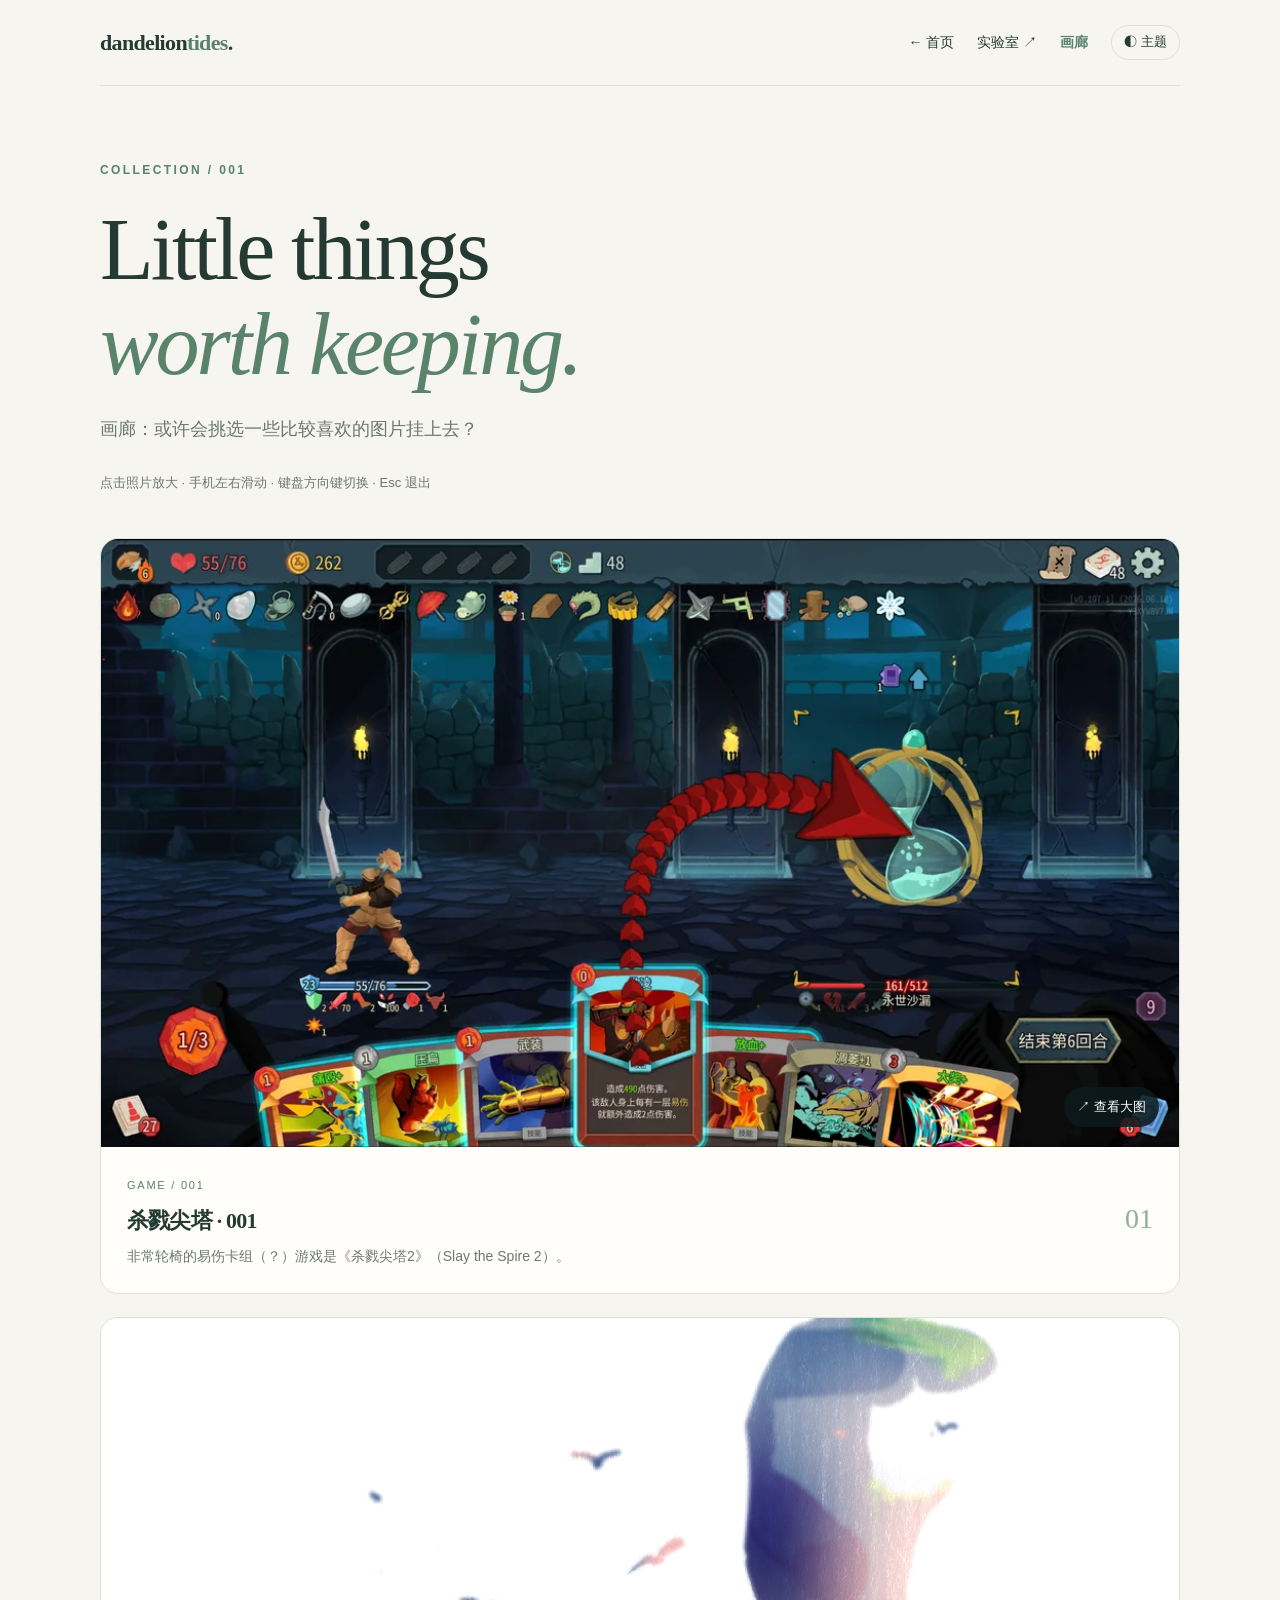
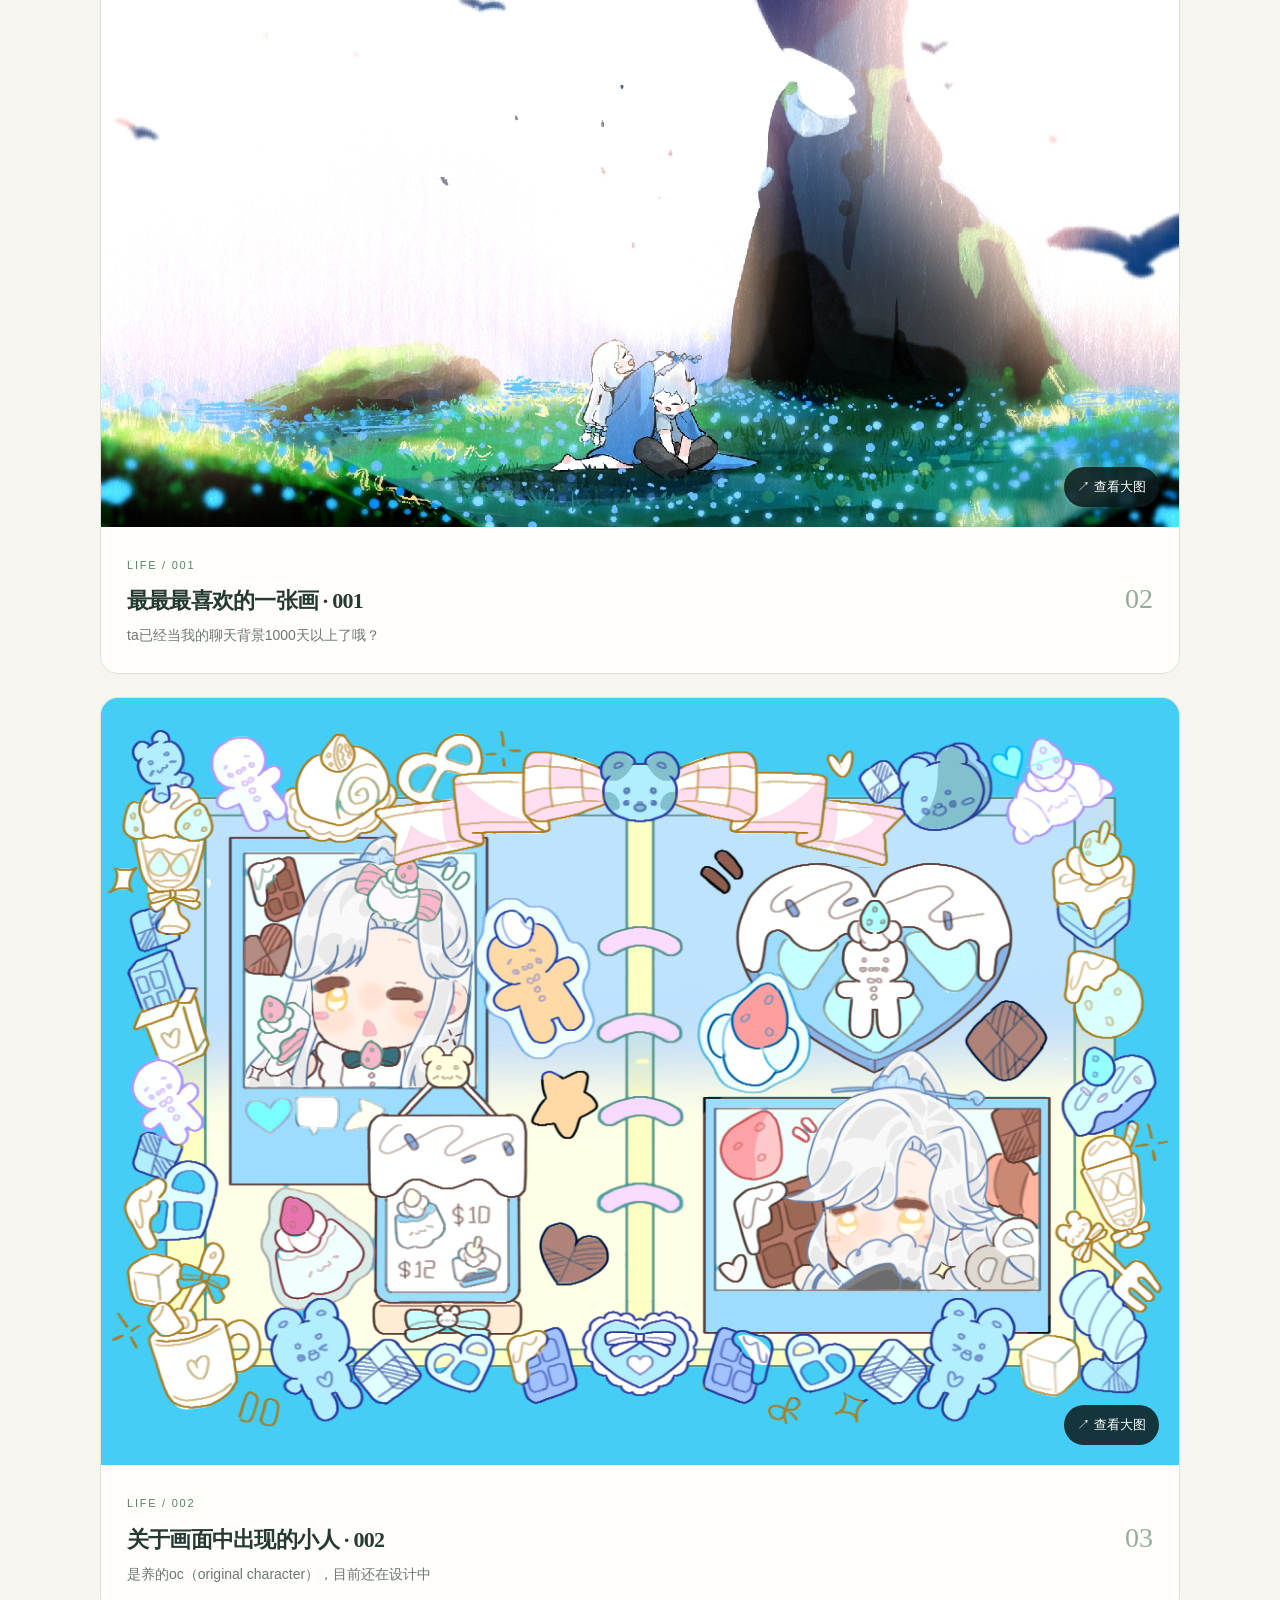
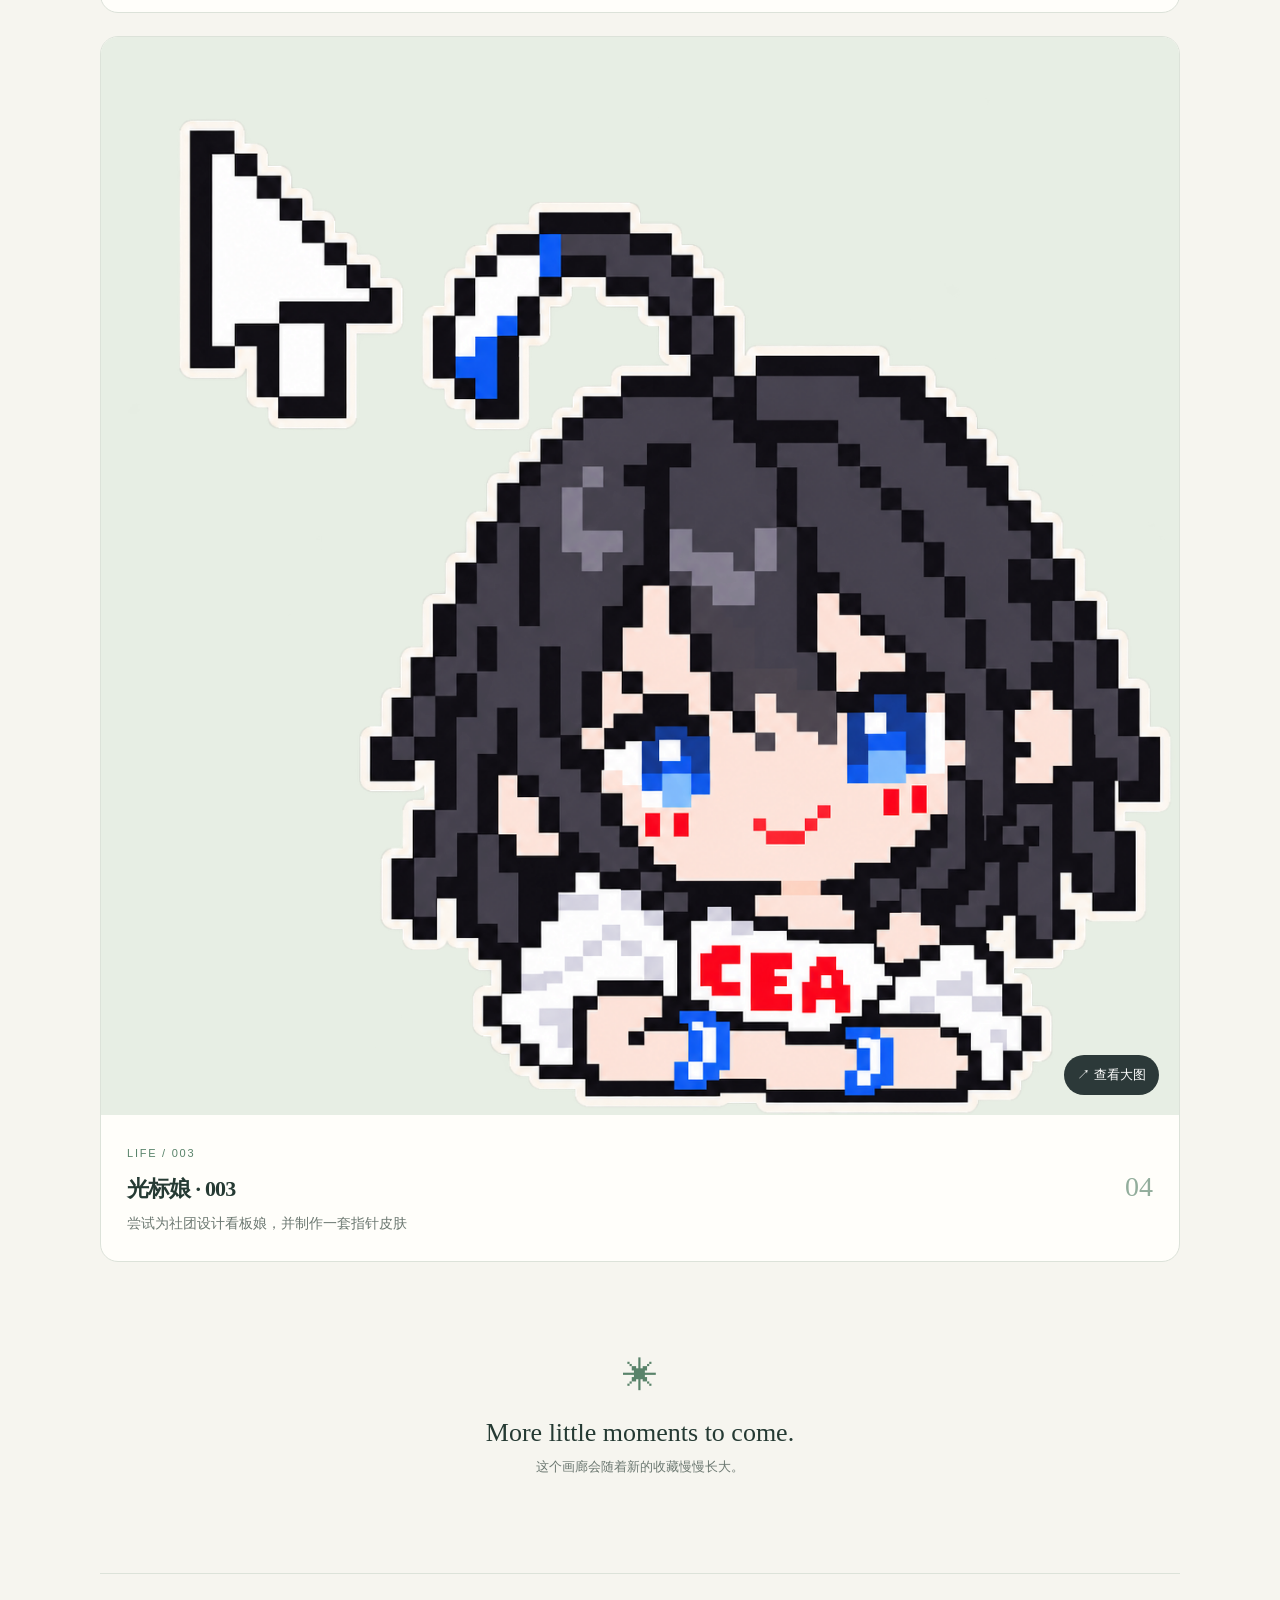
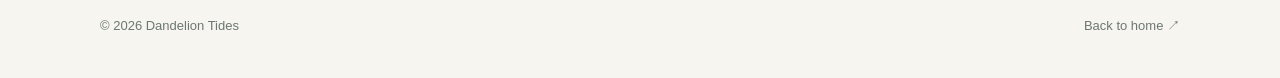
<file: gallery.html>
<!doctype html>
<html lang="zh-CN">
<head>
  <meta charset="utf-8">
  <meta name="viewport" content="width=device-width, initial-scale=1">
  <meta name="theme-color" content="#f6f5ef">
  <meta name="description" content="Dandelion Tides 的画廊：值得收藏的游戏、旅行与日常瞬间。">
  <title>Gallery · Dandelion Tides</title>
  <link rel="stylesheet" href="assets/style.css">
</head>
<body>
  <div class="wrap">
    <header class="top">
      <a class="brand" href="./">dandelion<span>tides</span>.</a>
      <nav aria-label="主导航">
        <a href="./">← 首页</a>
        <a href="lab.html">实验室 ↗</a>
        <a href="gallery.html" aria-current="page">画廊</a>
        <button class="theme" id="theme-toggle" type="button">◐ 主题</button>
      </nav>
    </header>

    <main>
      <section class="gallery-hero">
        <div class="eyebrow">COLLECTION / 001</div>
        <h1>Little things<br><em>worth keeping.</em></h1>
        <p class="lead">画廊：或许会挑选一些比较喜欢的图片挂上去？</p>
        <p class="gallery-instruction">点击照片放大 · 手机左右滑动 · 键盘方向键切换 · Esc 退出</p>
      </section>

      <!-- 添加新照片：复制下面的 figure，换缩略图 src、完整图片 data-full、标题和描述。 -->
      <section class="gallery-grid" aria-label="照片收藏">

        <figure class="gallery-card gallery-card--featured">
          <button class="gallery-trigger" type="button"
                  data-full="assets/images/gallery/game-moment.webp"
                  aria-label="放大查看游戏瞬间 001">
            <img src="assets/images/gallery/game-moment-thumb.webp"
                 alt="好吧，这是一张测试画廊用的图片"
                 width="1050" height="592" loading="lazy" decoding="async">
            <span class="gallery-zoom" aria-hidden="true">↗ 查看大图</span>
          </button>
          <figcaption class="gallery-caption">
            <div>
              <span class="gallery-kicker">GAME / 001</span>
              <h2 class="photo-title">杀戮尖塔 · 001</h2>
              <p class="photo-description">非常轮椅的易伤卡组（？）游戏是《杀戮尖塔2》（Slay the Spire 2）。</p>
            </div>
            <span class="gallery-count">01</span>
          </figcaption>
        </figure>

        <figure class="gallery-card gallery-card--featured">
          <button class="gallery-trigger" type="button"
                  data-full="assets/images/gallery/best-picture.webp"
                  aria-label="最最最喜欢的一张画 001">
            <img src="assets/images/gallery/best-picture.webp"
                 alt="出自一位非常可爱的姐姐之手"
                 width="1050" height="592" loading="lazy" decoding="async">
            <span class="gallery-zoom" aria-hidden="true">↗ 查看大图</span>
          </button>
          <figcaption class="gallery-caption">
            <div>
              <span class="gallery-kicker">LIFE / 001</span>
              <h2 class="photo-title">最最最喜欢的一张画 · 001</h2>
              <p class="photo-description">ta已经当我的聊天背景1000天以上了哦？</p>
            </div>
            <span class="gallery-count">02</span>
          </figcaption>
        </figure>

        <figure class="gallery-card gallery-card--featured">
          <button class="gallery-trigger" type="button"
                  data-full="assets/images/gallery/orange.webp"
                  aria-label="这是什么呢？ 002">
            <img src="assets/images/gallery/orange.webp"
                 alt="出自另一位画师姐姐之手"
                 width="1050" height="592" loading="lazy" decoding="async">
            <span class="gallery-zoom" aria-hidden="true">↗ 查看大图</span>
          </button>
          <figcaption class="gallery-caption">
            <div>
              <span class="gallery-kicker">LIFE / 002</span>
              <h2 class="photo-title">关于画面中出现的小人 · 002</h2>
              <p class="photo-description">是养的oc（original character），目前还在设计中</p>
            </div>
            <span class="gallery-count">03</span>
          </figcaption>
        </figure>

        <figure class="gallery-card gallery-card--featured">
          <button class="gallery-trigger" type="button"
                  data-full="assets/images/gallery/cute-girl.webp"
                  aria-label="光标娘 003">
            <img src="assets/images/gallery/cute-girl.webp"
                 alt="纯粹的ai产物"
                 width="1050" height="592" loading="lazy" decoding="async">
            <span class="gallery-zoom" aria-hidden="true">↗ 查看大图</span>
          </button>
          <figcaption class="gallery-caption">
            <div>
              <span class="gallery-kicker">LIFE / 003</span>
              <h2 class="photo-title">光标娘 · 003</h2>
              <p class="photo-description">尝试为社团设计看板娘，并制作一套指针皮肤</p>
            </div>
            <span class="gallery-count">04</span>
          </figcaption>
        </figure>

      </section>

      <section class="gallery-ending" aria-label="画廊说明">
        <span class="gallery-ending__symbol" aria-hidden="true">✳</span>
        <p>More little moments to come.</p>
        <span>这个画廊会随着新的收藏慢慢长大。</span>
      </section>
    </main>

    <footer>
      <span>© 2026 Dandelion Tides</span>
      <span><a href="./">Back to home ↗</a></span>
    </footer>
  </div>

  <!-- 用原生 dialog 实现，自动支持焦点限制及 Esc 关闭。 -->
  <dialog class="lightbox" id="gallery-lightbox" aria-label="照片放大预览" aria-describedby="lightbox-caption">
    <div class="lightbox__body">
      <div class="lightbox__top">
        <span class="lightbox__counter" id="lightbox-counter">1 / 1</span>
        <button class="lightbox__close" id="lightbox-close" type="button" aria-label="关闭照片预览">关闭 <span aria-hidden="true">✕</span></button>
      </div>
      <div class="lightbox__stage" id="lightbox-stage">
        <button class="lightbox__arrow lightbox__arrow--prev" id="lightbox-prev" type="button" aria-label="上一张照片">‹</button>
        <img id="lightbox-image" alt="" draggable="false">
        <button class="lightbox__arrow lightbox__arrow--next" id="lightbox-next" type="button" aria-label="下一张照片">›</button>
      </div>
      <div class="lightbox__bottom" id="lightbox-caption">
        <strong id="lightbox-title"></strong>
        <span id="lightbox-description"></span>
      </div>
    </div>
  </dialog>

  <script src="assets/site.js" defer></script>
  <script src="assets/gallery.js" defer></script>
</body>
</html>
</file>
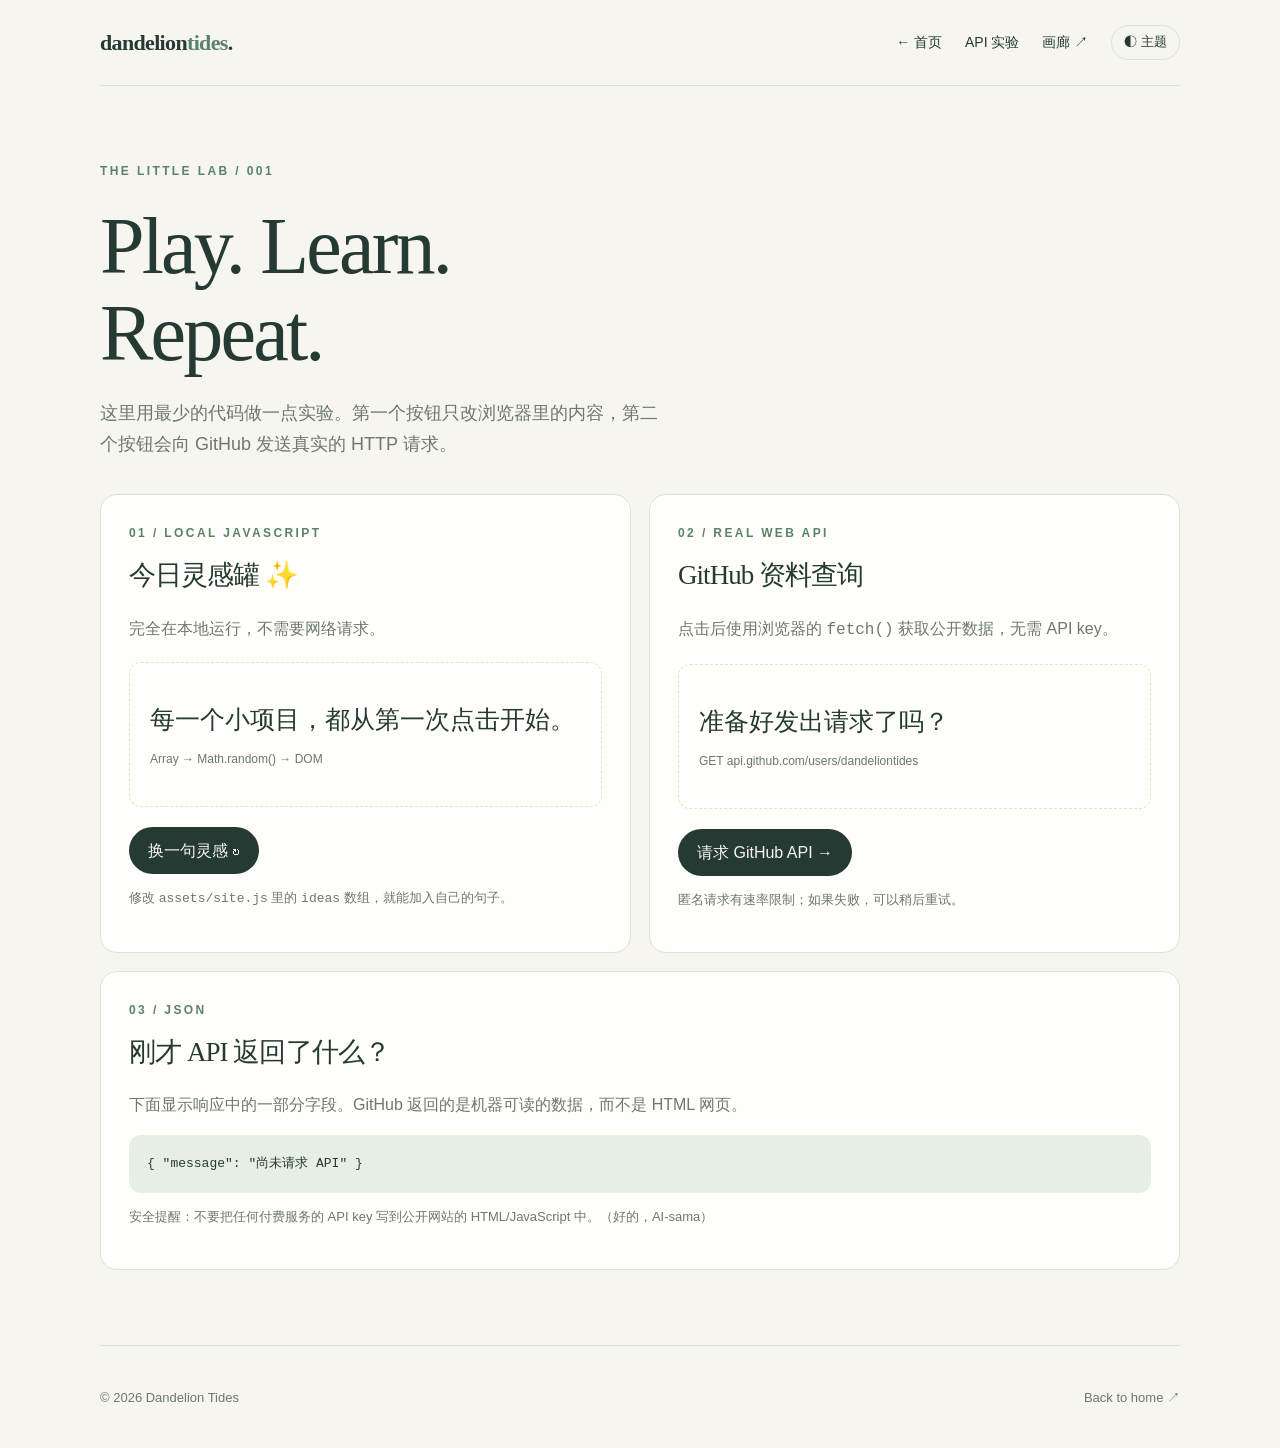
<file: lab.html>
<!doctype html><html lang="zh-CN"><head><meta charset="utf-8"><meta name="viewport" content="width=device-width,initial-scale=1"><meta name="theme-color" content="#f6f5ef"><meta name="description" content="Dandelion Tides 的小实验室：JavaScript 与 API。"><title>Lab · Dandelion Tides</title><link rel="stylesheet" href="assets/style.css"></head><body><div class="wrap">
<header class="top"><a class="brand" href="./">dandelion<span>tides</span>.</a><nav aria-label="主导航"><a href="./">← 首页</a><a href="#api">API 实验</a><a href="gallery.html">画廊 ↗</a><button class="theme" id="theme-toggle" type="button">◐ 主题</button></nav></header>
<main><section class="lab-hero"><div class="eyebrow">THE LITTLE LAB / 001</div><h1>Play. Learn.<br>Repeat.</h1><p class="lead">这里用最少的代码做一点实验。第一个按钮只改浏览器里的内容，第二个按钮会向 GitHub 发送真实的 HTTP 请求。</p></section>
<div class="lab-grid"><section class="lab-card"><div class="eyebrow">01 / Local JavaScript</div><h2>今日灵感罐 ✨</h2><p>完全在本地运行，不需要网络请求。</p><div class="output" aria-live="polite"><p class="output-main" id="idea-text">每一个小项目，都从第一次点击开始。</p><p class="output-sub">Array → Math.random() → DOM</p></div><button id="idea-button" type="button">换一句灵感 ↻</button><p class="hint">修改 <code>assets/site.js</code> 里的 <code>ideas</code> 数组，就能加入自己的句子。</p></section>
<section class="lab-card" id="api"><div class="eyebrow">02 / Real Web API</div><h2>GitHub 资料查询</h2><p>点击后使用浏览器的 <code>fetch()</code> 获取公开数据，无需 API key。</p><div class="output" aria-live="polite"><p class="output-main" id="github-status">准备好发出请求了吗？</p><p class="output-sub" id="github-detail">GET api.github.com/users/dandeliontides</p></div><button id="github-button" type="button">请求 GitHub API →</button><p class="hint">匿名请求有速率限制；如果失败，可以稍后重试。</p></section>
<section class="lab-card wide"><div class="eyebrow">03 / JSON</div><h2>刚才 API 返回了什么？</h2><p>下面显示响应中的一部分字段。GitHub 返回的是机器可读的数据，而不是 HTML 网页。</p><pre id="json-output" aria-live="polite">{ "message": "尚未请求 API" }</pre><p class="hint">安全提醒：不要把任何付费服务的 API key 写到公开网站的 HTML/JavaScript 中。（好的，AI-sama）</p></section></div></main>
<footer><span>© 2026 Dandelion Tides</span><span><a href="./">Back to home ↗</a></span></footer></div><script src="assets/site.js" defer></script></body></html>
</file>
<file: assets/style.css>
/* Dandelion Tides v0.2 — edit the color variables to change the theme */
:root{--bg:#f6f5ef;--ink:#253a33;--muted:#6c7871;--accent:#59836a;--edge:#dce2d9;--card:#fffefa;--soft:#e7eee4}
*{box-sizing:border-box}html{scroll-behavior:smooth}body{margin:0;background:var(--bg);color:var(--ink);font-family:Inter,-apple-system,BlinkMacSystemFont,"Segoe UI","PingFang SC","Microsoft YaHei",sans-serif;line-height:1.7}body.dark{--bg:#17231e;--ink:#e9efe9;--muted:#a5b3a9;--accent:#b0d9b6;--edge:#42574a;--card:#223129;--soft:#2a4134}
a{color:inherit;text-decoration:none}a:focus-visible,button:focus-visible{outline:2px solid var(--accent);outline-offset:4px}.wrap{width:min(1080px,calc(100% - 40px));margin:auto}.top{min-height:86px;display:flex;align-items:center;justify-content:space-between;gap:18px;border-bottom:1px solid var(--edge)}.brand{font:700 22px Georgia,serif;letter-spacing:-.03em}.brand span{color:var(--accent)}nav{display:flex;gap:23px;align-items:center;font-size:14px}nav a:hover,.under:hover{color:var(--accent)}button{cursor:pointer;font:inherit}.theme{background:transparent;color:var(--ink);border:1px solid var(--edge);border-radius:100px;padding:5px 12px;font-size:13px}
.eyebrow{font-size:12px;letter-spacing:.2em;text-transform:uppercase;font-weight:700;color:var(--accent)}.hero{position:relative;min-height:570px;display:flex;align-items:center;overflow:hidden;isolation:isolate}.hero:before{content:"";position:absolute;z-index:-1;width:min(440px,45vw);aspect-ratio:1;right:1%;top:11%;border-radius:50%;background:radial-gradient(circle at 40% 35%,#fffef0 0 5%,transparent 6%),radial-gradient(circle at 50% 50%,#eef3e5 0 30%,#d5e2d1 31% 54%,#eaf0e5 55% 75%);box-shadow:0 25px 80px #60866e26;opacity:.85}body.dark .hero:before{opacity:.15}
h1,h2{font-family:Georgia,"Songti SC",serif;font-weight:500;letter-spacing:-.035em}h1{font-size:clamp(55px,8vw,100px);line-height:1.08;margin:22px 0}h1 em{font-weight:400;color:var(--accent)}.lead{font-size:18px;color:var(--muted);max-width:570px;margin:0}.actions{display:flex;flex-wrap:wrap;align-items:center;gap:24px;margin-top:35px}.button{display:inline-block;border:0;background:var(--ink);color:var(--bg);padding:12px 23px;border-radius:999px;font-size:14px}.button:hover{background:var(--accent);color:var(--bg)}.under{font-weight:600;font-size:14px}
.section{border-top:1px solid var(--edge);padding:76px 0}.section h2{font-size:clamp(34px,4vw,46px);line-height:1.2;margin:9px 0 22px}.desc{color:var(--muted);max-width:770px;font-size:17px}.cards{display:grid;grid-template-columns:repeat(3,minmax(0,1fr));gap:16px;margin-top:30px}.card{border:1px solid var(--edge);background:var(--card);padding:26px;border-radius:16px;min-height:185px}.card h3{margin:15px 0 7px;font-size:20px}.card p{margin:0;color:var(--muted);font-size:14px}.num{font:14px Georgia,serif;color:var(--accent)}.feature{display:grid;grid-template-columns:1.3fr .7fr;gap:22px;align-items:center;background:var(--soft);padding:36px;border-radius:20px}.feature p{color:var(--muted)}.feature .orb{width:min(180px,100%);aspect-ratio:1;border:1px solid var(--accent);border-radius:50%;margin:auto;display:grid;place-items:center;font-size:65px;font-family:Georgia,serif;color:var(--accent)}
footer{border-top:1px solid var(--edge);min-height:105px;display:flex;justify-content:space-between;align-items:center;gap:15px;color:var(--muted);font-size:13px}
.lab-hero{padding:75px 0 35px}.lab-hero h1{font-size:clamp(50px,7vw,80px)}.lab-grid{display:grid;grid-template-columns:repeat(2,minmax(0,1fr));gap:18px;margin-bottom:75px}.lab-card{padding:28px;border-radius:17px;background:var(--card);border:1px solid var(--edge)}.lab-card h2{font-size:27px;margin:9px 0}.lab-card p{color:var(--muted)}.output{min-height:145px;display:flex;flex-direction:column;justify-content:center;border:1px dashed var(--edge);padding:20px;border-radius:12px;margin:20px 0}.output-main{font:25px/1.6 Georgia,"Songti SC",serif;color:var(--ink)!important;margin:0}.output-sub{font-size:12px;margin:9px 0 0}.wide{grid-column:1/-1}pre{white-space:pre-wrap;word-break:break-word;overflow:auto;background:var(--soft);border-radius:12px;padding:18px;font-size:13px}code{font-family:ui-monospace,SFMono-Regular,Consolas,monospace}.hint{font-size:13px}.lab-card button{border:0;border-radius:100px;background:var(--ink);color:var(--bg);padding:10px 19px}.lab-card button:disabled{opacity:.6;cursor:wait}
@media(max-width:700px){.top{flex-wrap:wrap;padding:15px 0}.brand{font-size:20px}nav{gap:15px;font-size:12px}.hero{min-height:500px;padding:60px 0}.hero:before{width:240px;right:-115px;top:15%;opacity:.48}.lead{font-size:16px}.section{padding:60px 0}.cards,.lab-grid,.feature{grid-template-columns:1fr}.feature{padding:28px}.feature .orb{display:none}.lab-hero{padding:55px 0 30px}footer{flex-direction:column;align-items:flex-start;justify-content:center}}
@media(prefers-reduced-motion:reduce){html{scroll-behavior:auto}}


/* ==========================================================
   v0.3 · Gallery, responsive navigation and optional hero art
   ========================================================== */

/* Keep all navigation items reachable on small phones. */
.top nav { flex-wrap: wrap; row-gap: 10px; justify-content: flex-end; }
.top nav a[aria-current="page"] { color: var(--accent); font-weight: 700; }

/* Optional custom hero background, enabled in assets/site.js. */
.hero--photo {
  background-image:
    linear-gradient(90deg, rgba(12, 25, 29, .87), rgba(12, 25, 29, .38)),
    var(--hero-photo);
  background-size: cover;
  background-position: center center;
  border-radius: 22px;
  padding: 56px clamp(24px, 5vw, 66px);
  min-height: 570px;
  margin: 24px 0 36px;
}
.hero--photo::before { display: none; }
.hero--photo h1,
.hero--photo .lead { color: #fff; }
.hero--photo .eyebrow,
.hero--photo h1 em { color: #d5eacb; }
.hero--photo .button { color: #24352d; background: #fff; }
.hero--photo .under { color: #fff; }
.hero--photo .button:hover { background: #d5eacb; }

/* The gallery preview at the bottom of the homepage. */
.gallery-teaser {
  display: grid;
  grid-template-columns: minmax(0, 1.15fr) minmax(0, 1fr);
  align-items: center;
  gap: clamp(24px, 5vw, 65px);
}
.gallery-teaser__image {
  display: block;
  position: relative;
  background: var(--soft);
  border: 1px solid var(--edge);
  overflow: hidden;
  border-radius: 16px;
}
.gallery-teaser__image img {
  display: block;
  width: 100%;
  height: auto;
  aspect-ratio: 16 / 10;
  object-fit: contain;
  transition: transform .28s ease;
}
.gallery-teaser__image:hover img { transform: scale(1.025); }
.gallery-teaser__badge {
  position: absolute;
  right: 14px;
  bottom: 14px;
  padding: 7px 12px;
  border-radius: 999px;
  background: rgba(16, 27, 28, .87);
  color: white;
  font-size: 11px;
  letter-spacing: .06em;
}
.gallery-teaser__text .desc { font-size: 16px; margin-bottom: 25px; }
.gallery-teaser__text h2 { margin-bottom: 14px; }

/* Gallery page. */
.gallery-hero { padding: 74px 0 44px; }
.gallery-hero h1 { font-size: clamp(51px, 7.5vw, 88px); }
.gallery-hero h1 em { color: var(--accent); font-weight: 400; }
.gallery-hero .lead { max-width: 650px; }
.gallery-instruction { color: var(--muted); font-size: 13px; margin: 27px 0 0; }
.gallery-grid {
  display: grid;
  grid-template-columns: repeat(2, minmax(0, 1fr));
  gap: 23px;
}
.gallery-card {
  margin: 0;
  background: var(--card);
  border: 1px solid var(--edge);
  border-radius: 18px;
  overflow: hidden;
  min-width: 0;
}
.gallery-card--featured { grid-column: 1 / -1; }
.gallery-trigger {
  position: relative;
  display: block;
  width: 100%;
  padding: 0;
  border: 0;
  cursor: zoom-in;
  background: var(--soft);
  overflow: hidden;
}
.gallery-trigger img {
  display: block;
  width: 100%;
  height: auto;
  object-fit: contain;
  transition: transform .25s ease;
}
.gallery-trigger:hover img { transform: scale(1.015); }
.gallery-zoom {
  position: absolute;
  bottom: 20px;
  right: 20px;
  border-radius: 999px;
  padding: 9px 13px;
  font-size: 13px;
  color: #fff;
  background: rgba(12, 26, 28, .85);
}
.gallery-caption {
  padding: 23px 26px 25px;
  display: flex;
  align-items: center;
  justify-content: space-between;
  gap: 18px;
}
.gallery-kicker { font-size: 11px; letter-spacing: .16em; color: var(--accent); }
.gallery-caption h2 { margin: 5px 0; font-size: 22px; font-weight: 600; }
.gallery-caption p { margin: 0; font-size: 14px; color: var(--muted); }
.gallery-count { font: 28px Georgia, serif; color: var(--accent); opacity: .65; }
.gallery-ending {
  text-align: center;
  padding: 84px 15px 94px;
  color: var(--muted);
}
.gallery-ending__symbol { display: block; font-size: 35px; color: var(--accent); }
.gallery-ending p { font: 26px Georgia, serif; color: var(--ink); margin: 12px 0 4px; }
.gallery-ending span:last-child { font-size: 13px; }

/* Lightbox: native dialog = keyboard focus management and built-in Escape. */
body.modal-open { overflow: hidden; }
.lightbox {
  position: fixed;
  inset: 0;
  box-sizing: border-box;
  margin: 0;
  padding: 0;
  width: 100vw;
  max-width: none;
  height: 100vh;
  height: 100dvh;
  max-height: none;
  overflow: hidden;
  color: #f5f7f4;
  border: 0;
  background: #0b1417f5;
}
.lightbox::backdrop { background: rgba(7, 15, 18, .88); }
.lightbox__body {
  height: 100%;
  display: flex;
  flex-direction: column;
  min-height: 0;
}
.lightbox__top {
  flex-shrink: 0;
  min-height: 72px;
  padding: max(13px, env(safe-area-inset-top)) clamp(15px, 4vw, 40px) 12px;
  display: flex;
  align-items: center;
  justify-content: space-between;
  gap: 20px;
}
.lightbox__counter {
  font-size: 13px;
  font-variant-numeric: tabular-nums;
  letter-spacing: .08em;
  color: #d4e0db;
}
.lightbox__close {
  min-width: 86px;
  min-height: 44px;
  border: 1px solid #72837d;
  border-radius: 999px;
  padding: 7px 15px;
  color: #fff;
  background: #263732;
  font-size: 14px;
}
.lightbox__close:hover,
.lightbox__close:focus-visible { background: #3b5949; }
.lightbox__stage {
  position: relative;
  flex: 1;
  min-height: 0;
  display: flex;
  align-items: center;
  justify-content: center;
  padding: 4px clamp(12px, 6vw, 80px);
}
.lightbox__stage img {
  display: block;
  width: auto;
  height: auto;
  max-width: 100%;
  max-height: 100%;
  object-fit: contain;
  user-select: none;
  -webkit-user-select: none;
  touch-action: pan-y;
}
.lightbox__arrow {
  position: absolute;
  z-index: 2;
  top: 50%;
  transform: translateY(-50%);
  width: 48px;
  height: 48px;
  display: grid;
  place-items: center;
  border: 1px solid #7c9185;
  border-radius: 50%;
  background: rgba(27, 44, 39, .87);
  color: #fff;
  font-size: 37px;
  line-height: 1;
}
.lightbox__arrow--prev { left: 16px; }
.lightbox__arrow--next { right: 16px; }
.lightbox__arrow:disabled { display: none; }
.lightbox__bottom {
  flex-shrink: 0;
  padding: 13px 22px max(24px, env(safe-area-inset-bottom));
  display: flex;
  align-items: baseline;
  justify-content: center;
  gap: 13px;
  font-size: 13px;
  color: #d2dfd6;
  text-align: center;
}
.lightbox__bottom strong { font-size: 15px; color: #fff; font-weight: 600; }

/* Accessible, touch-friendly small screens. */
@media (max-width: 720px) {
  .top { align-items: flex-start; }
  .top nav { justify-content: flex-start; gap: 11px 16px; }
  .gallery-teaser { grid-template-columns: 1fr; }
  .gallery-hero { padding: 54px 0 28px; }
  .gallery-instruction { line-height: 1.7; }
  .gallery-grid { grid-template-columns: 1fr; }
  .gallery-card--featured { grid-column: auto; }
  .gallery-caption { padding: 19px 18px 22px; }
  .gallery-caption h2 { font-size: 19px; }
  .gallery-zoom { bottom: 11px; right: 11px; padding: 6px 10px; font-size: 12px; }
  .gallery-ending { padding: 60px 15px 70px; }
  .hero--photo {
    min-height: 495px;
    padding: 55px 22px;
    margin: 16px 0 24px;
    background-position: center center;
  }
  .lightbox__top { min-height: 66px; }
  .lightbox__stage { padding: 8px 6px; }
  .lightbox__arrow { width: 44px; height: 44px; font-size: 30px; }
  .lightbox__arrow--prev { left: 7px; }
  .lightbox__arrow--next { right: 7px; }
  .lightbox__bottom {
    flex-direction: column;
    align-items: center;
    gap: 3px;
    padding: 10px 18px max(23px, env(safe-area-inset-bottom));
    font-size: 12px;
  }
}

@media (max-width: 390px) {
  .top nav { gap: 9px 12px; font-size: 12px; }
  .brand { font-size: 19px; }
  .theme { padding: 5px 10px; }
  .gallery-hero h1 { font-size: 44px; }
}

@media (prefers-reduced-motion: reduce) {
  .gallery-trigger img,
  .gallery-teaser__image img { transition: none; }
}

/* v0.3: prevent long API/JSON text from widening ultra-narrow phones. */
.lab-card { min-width: 0; }
.lab-card .output-sub,
.lab-card pre,
.lab-card .hint { overflow-wrap: anywhere; }
@media (max-width: 720px) {
  .lab-grid { grid-template-columns: minmax(0, 1fr); }
}
</file>
